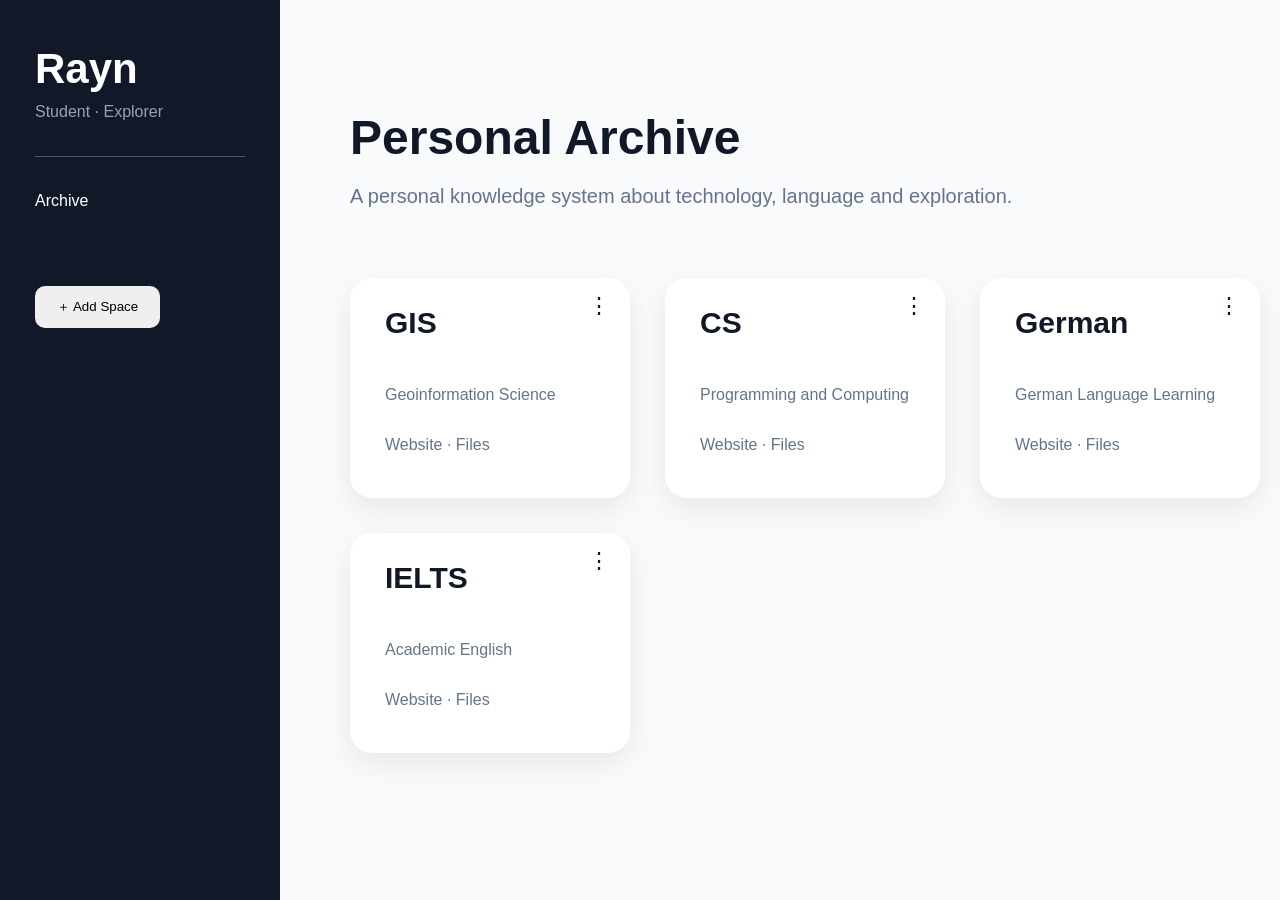
<file: index.html>
<!DOCTYPE html>

<html>


<head>

<meta charset="UTF-8">

<title>Rayn Archive</title>

<link rel="stylesheet" href="style.css">

</head>



<body>


<div class="layout">



<div class="sidebar">


<h1>Rayn</h1>


<p class="role">

Student · Explorer

</p>


<hr>



<p>
Archive
</p>



<button onclick="addSpace()">

＋ Add Space

</button>



</div>






<div class="main">


<div class="top">


<div>

<h2>
Personal Archive
</h2>


<p class="description">

A personal knowledge system about technology,
language and exploration.

</p>

</div>



</div>



<div id="cards" class="cards">

</div>



</div>




</div>



<script src="script.js"></script>


</body>

</html>
</file>
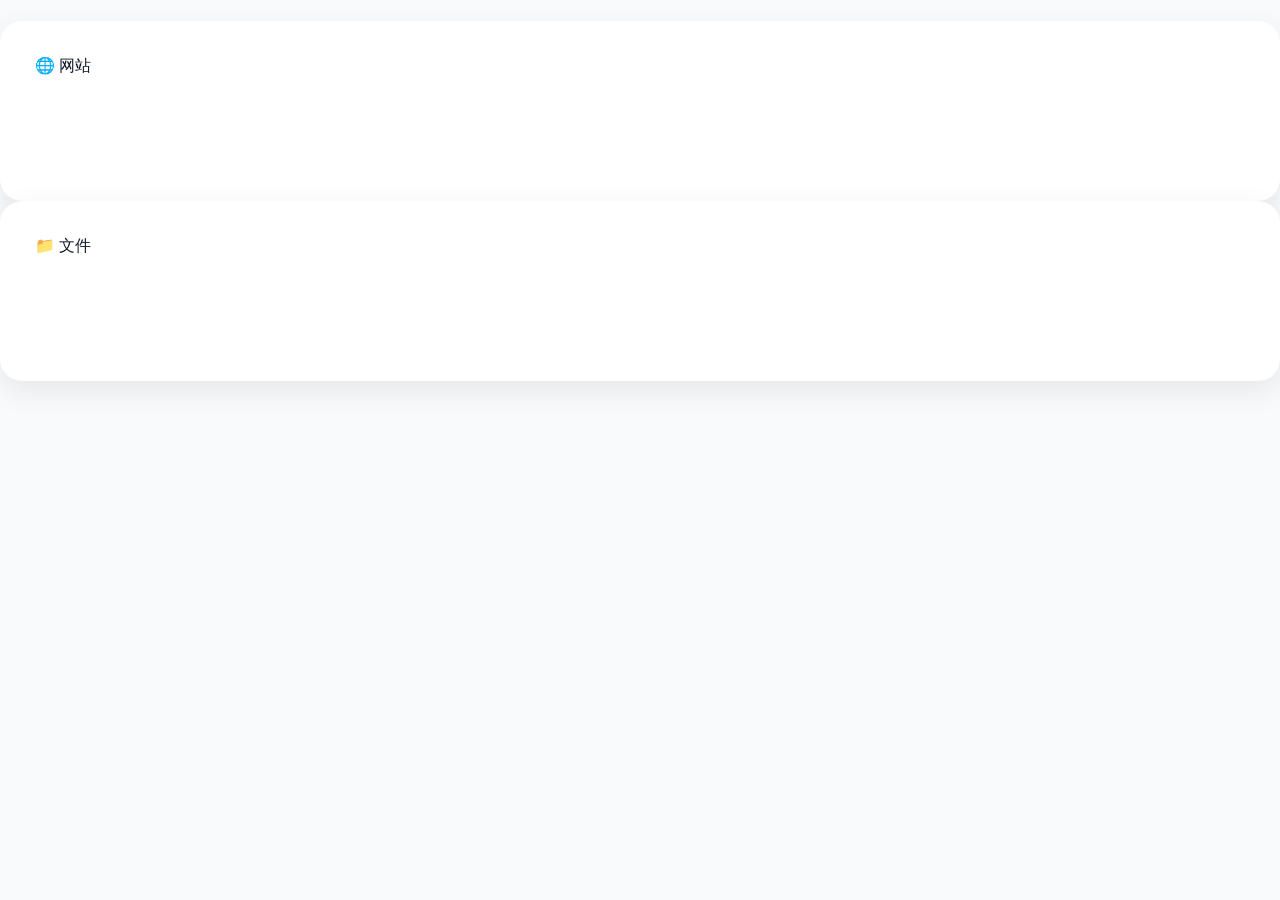
<file: category.html>
<!DOCTYPE html>

<html>

<head>

<meta charset="UTF-8">

<title>Category</title>

<link rel="stylesheet" href="style.css">

</head>


<body>


<h1 id="title"></h1>


<div class="card">

🌐 网站

</div>


<div class="card">

📁 文件

</div>



<script>


let params=
new URLSearchParams(location.search);


document
.getElementById("title")
.innerHTML=
params.get("name");


</script>


</body>

</html>
</file>
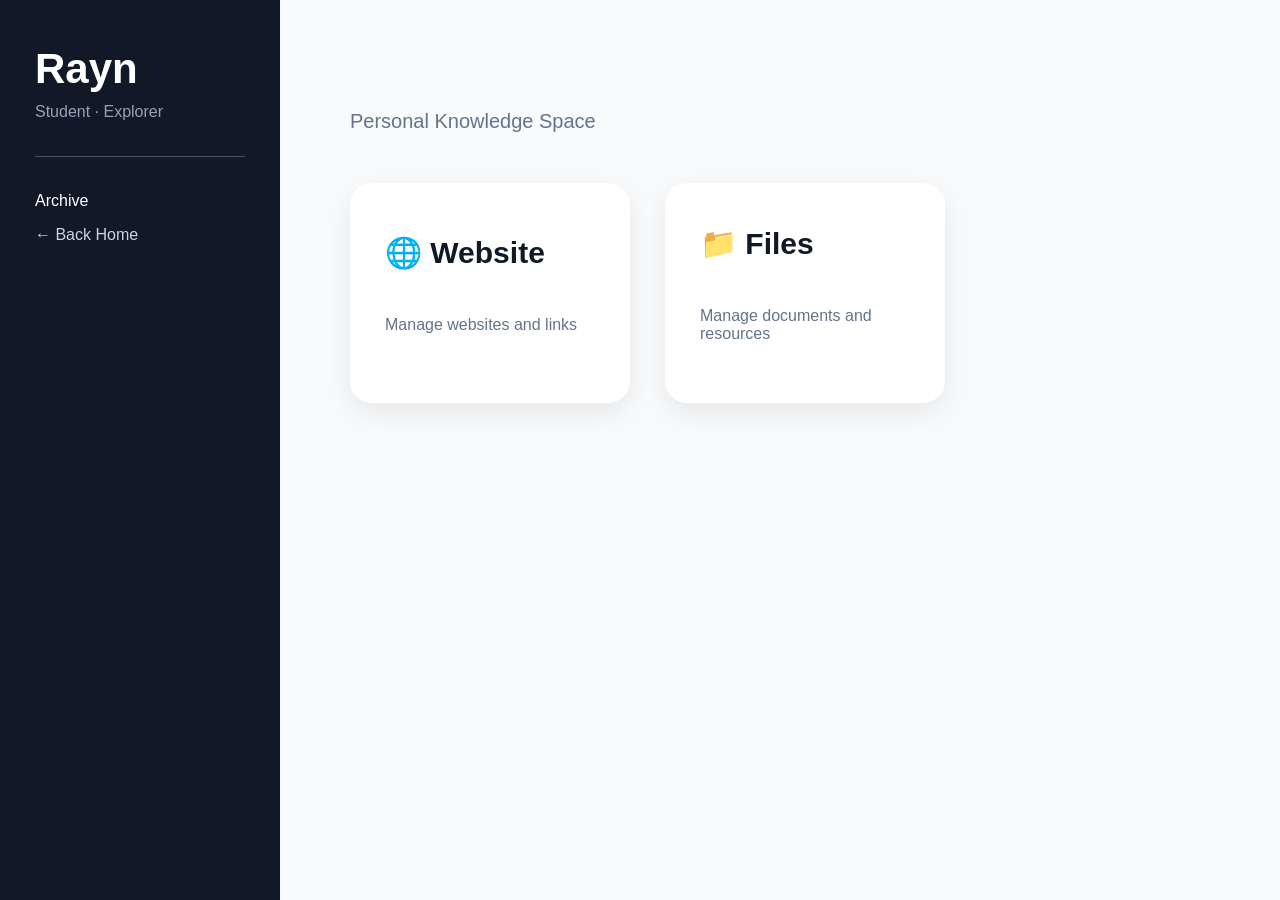
<file: space.html>
<!DOCTYPE html>

<html>

<head>

<meta charset="UTF-8">

<title>Space</title>

<link rel="stylesheet" href="style.css">

</head>


<body>


<div class="layout">



<!-- sidebar -->

<div class="sidebar">


<h1>Rayn</h1>


<p class="role">
Student · Explorer
</p>


<hr>


<p>
Archive
</p>


<a href="index.html">

← Back Home

</a>


</div>





<!-- main -->


<div class="main">


<h2 id="spaceName">

</h2>


<p class="description" id="spaceDesc">

</p>




<div class="cards">



<div class="card"
onclick="openManager('Website')">


<h3>

🌐 Website

</h3>


<p>

Manage websites and links

</p>


</div>






<div class="card"
onclick="openManager('Files')">


<h3>

📁 Files

</h3>


<p>

Manage documents and resources

</p>


</div>



</div>



</div>



</div>





<script>


let params =
new URLSearchParams(location.search);



let name =
params.get("name");



let desc={


GIS:
"Geoinformation Science",


CS:
"Programming and Computing",


German:
"German Language Learning",


IELTS:
"Academic English"


};



document
.getElementById("spaceName")
.innerHTML=name;



document
.getElementById("spaceDesc")
.innerHTML=
desc[name]
||
"Personal Knowledge Space";







function openManager(type){


location.href=

"manager.html?space="
+
name
+
"&type="
+
type;


}



</script>


</body>

</html>
</file>
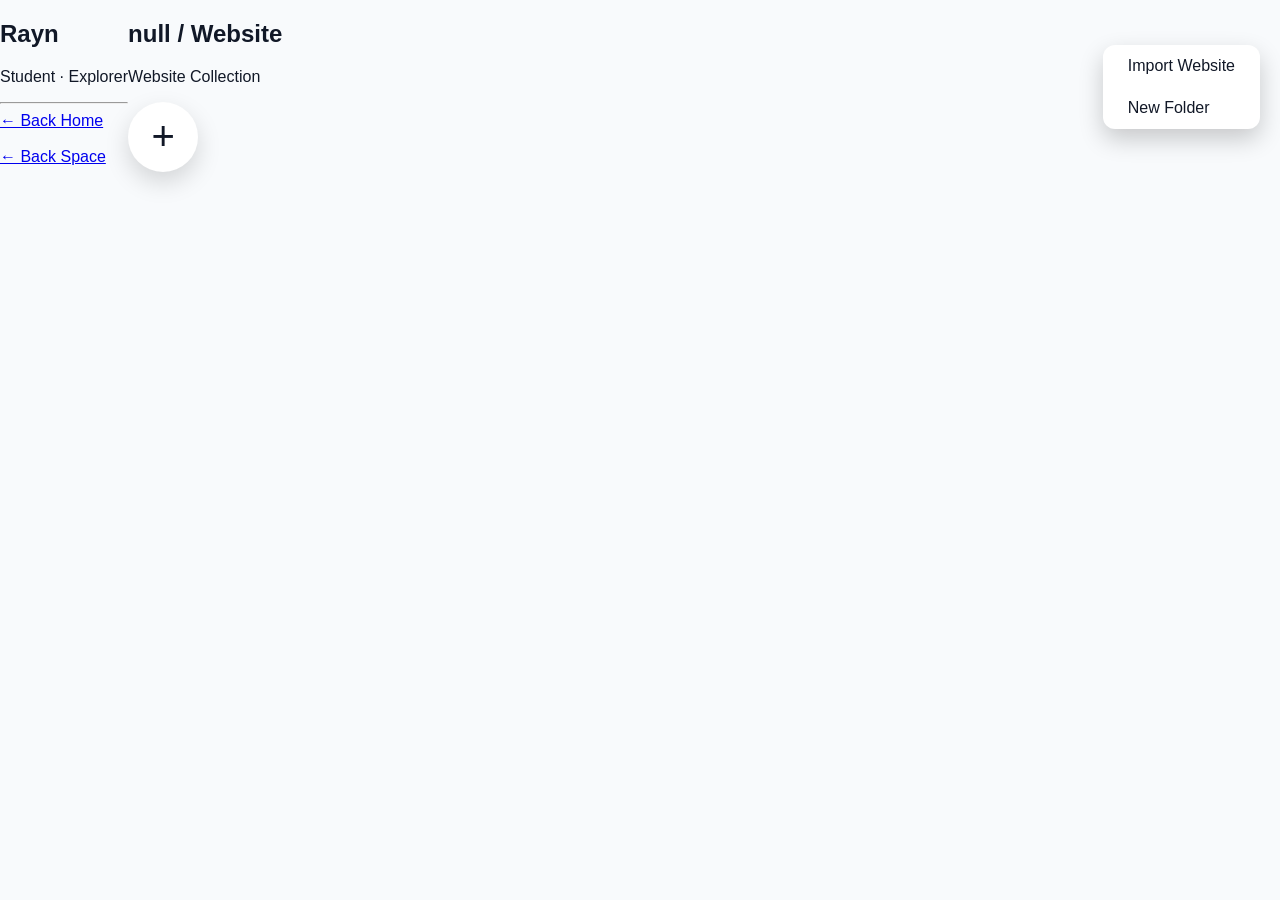
<file: website.html>
<!DOCTYPE html>
<html lang="zh">

<head>

<meta charset="UTF-8">

<title>Website</title>

<link rel="stylesheet" href="style.css">

</head>



<body>


<div class="layout">


<aside>


<h1>Rayn</h1>


<p>
Student · Explorer
</p>


<hr>



<a href="index.html">
← Back Home
</a>


<br><br>


<a id="backSpace">
← Back Space
</a>



</aside>




<main>



<div class="pageHeader">


<div>

<h2 id="title">

Website

</h2>


<p id="path">

</p>


</div>




<div class="plus"
onclick="showAddMenu()">

+

</div>


</div>





<div id="addMenu"
class="popup hidden">


<div onclick="addWebsite()">

Import Website

</div>



<div onclick="addFolder()">

New Folder

</div>


</div>






<div id="content"
class="folderGrid">

</div>




</main>


</div>



<script src="website.js"></script>


</body>

</html>
</file>
<file: style.css>
*{
box-sizing:border-box;
}


body{

margin:0;

font-family:
Inter,
Arial,
sans-serif;

background:#f8fafc;

color:#111827;

}



.layout{

display:flex;

min-height:100vh;

}



/* sidebar */


.sidebar{

position:fixed;

width:280px;

height:100vh;

background:#111827;

color:white;

padding:45px 35px;

}



.sidebar h1{

font-size:42px;

margin:0;

}



.sidebar .role{

color:#94a3b8;

margin-top:10px;

}


.sidebar hr{

border:none;

border-top:1px solid #475569;

margin:35px 0;

}



.sidebar button{

margin-top:60px;

padding:12px 22px;

border-radius:10px;

border:none;

cursor:pointer;

}



/* main */


.main{

margin-left:280px;

padding:70px;

width:100%;

}



.main h2{

font-size:48px;

margin-bottom:15px;

}



.description{

color:#64748b;

font-size:20px;

}



/* cards */


.cards{


display:grid;

grid-template-columns:

repeat(3,280px);


gap:35px;

margin-top:60px;


}



.card{


background:white;

border-radius:22px;

padding:35px;


box-shadow:

0 10px 30px rgba(0,0,0,.08);


cursor:pointer;

transition:.25s;

position:relative;

}



.card:hover{

transform:translateY(-8px);

}



.card h3{

font-size:28px;

margin-top:0;

}



.card p{

color:#64748b;

}





/* plus */


.plus{


font-size:40px;

width:70px;

height:70px;

border-radius:50%;

background:white;

display:flex;

align-items:center;

justify-content:center;

box-shadow:

0 10px 25px rgba(0,0,0,.15);

cursor:pointer;


}



/* top */


.top{

display:flex;

justify-content:space-between;

align-items:center;

}





/* menu */


.menu{

position:absolute;

right:20px;

top:15px;

font-size:22px;

cursor:pointer;

}



.popup{

position:absolute;

right:20px;

top:45px;

background:white;

box-shadow:

0 10px 25px rgba(0,0,0,.2);


border-radius:12px;

overflow:hidden;

z-index:10;


}


.popup div{

padding:12px 25px;

cursor:pointer;

}



.popup div:hover{

background:#f1f5f9;

}


.sidebar a{

color:#cbd5e1;

text-decoration:none;

}



.sidebar a:hover{

color:white;

}



.cards .card{

height:220px;

display:flex;

flex-direction:column;

justify-content:center;

}



.cards .card h3{

font-size:30px;

}

.cards{

display:grid;

grid-template-columns:
repeat(3,280px);

gap:35px;

margin-top:50px;

}



.card{

min-height:180px;

}
</file>
